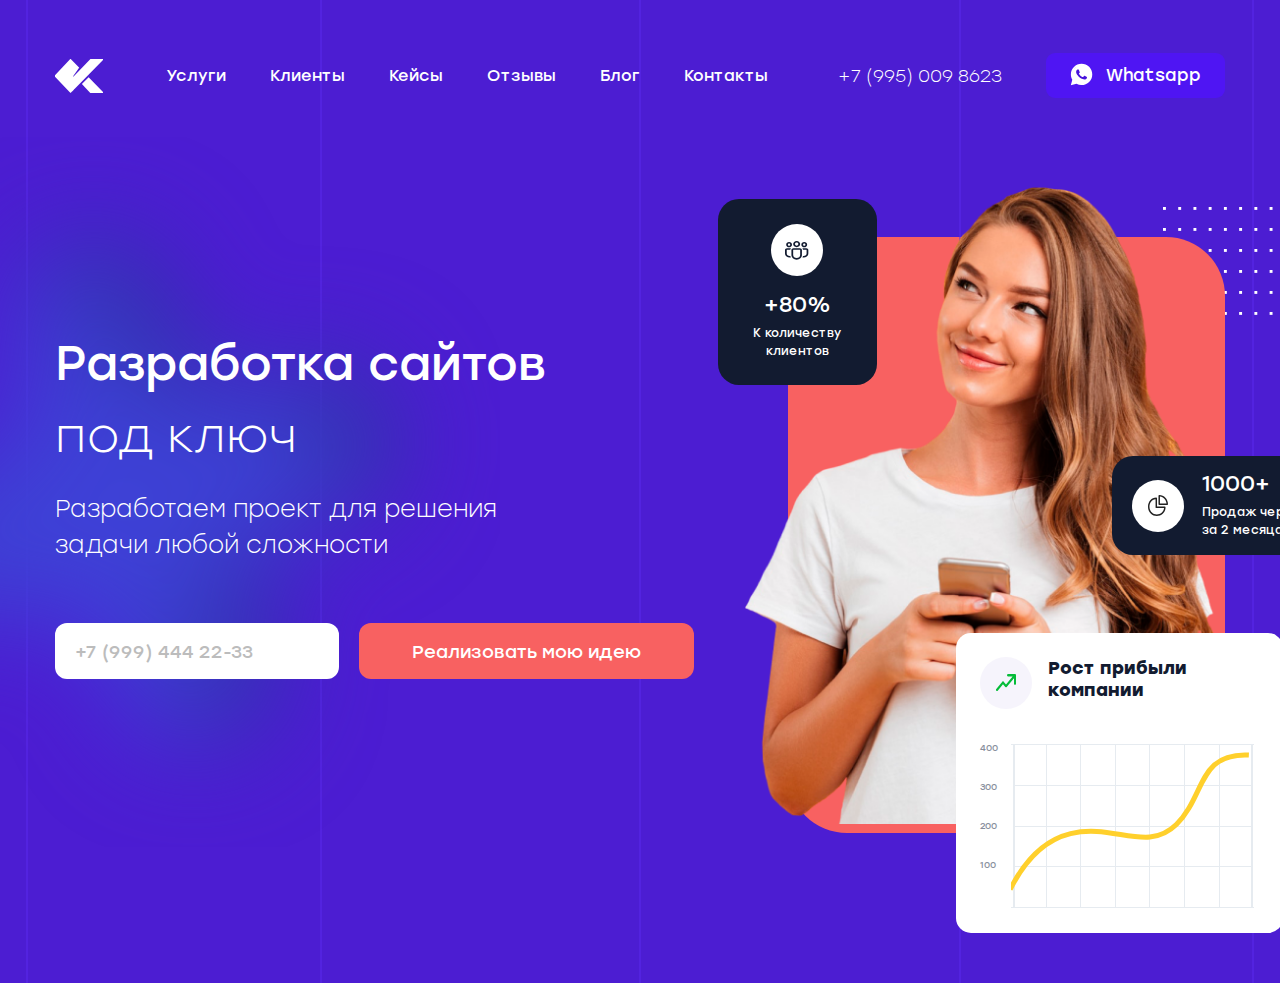
<file: index.html>
<!DOCTYPE html>
<html lang="ru">

<head>
	<title>KPROD - Разработка сайтов под ключ</title>
	<meta charset="UTF-8">
	<meta name="format-detection" content="telephone=no">
	<link rel="stylesheet" href="css/style.css">
	<meta name="viewport" content="width=device-width, initial-scale=1.0">
</head>
<body>
	<div class="wrapper">
<header class="header">
	<div class="container">
		<div class="header__body">		
			<a href="#" class="header__logo logo"></a>
			<div class="header__menu menu">				
				<nav class="menu__body">
					<ul class="menu__list">
						<li><a href="№" class="menu__link">Услуги</a></li>
						<li><a href="#" class="menu__link">Клиенты</a></li>
						<li><a href="#" class="menu__link">Кейсы</a></li>
						<li><a href="#" class="menu__link">Отзывы</a></li>
						<li><a href="#" class="menu__link">Блог</a></li>
						<li><a href="#" class="menu__link">Контакты</a></li>
					</ul>
				</nav>
				<div class="menu__icon icon-menu">
					<span></span>
					<span></span>
					<span></span>
				</div>
			</div>			
			<div class="header__contacts">
				<p><a href="tel:89950098623" class="header__phone">+7 (995) 009 8623</a></p>
				<p><a href="https://wa.me/89950098623" class="header__wa">Whatsapp</a></p>
			</div>			
		</div>
	</div>
</header>			<main class="main">
			<section class="first-screen">
				<div class="container">
					<div class="first-screen__body">
						<div class="first-screen__text">
							<h1 class="first-screen__title title">Разработка сайтов <br>
								<span>под ключ</span></h1>
							<p class="first-screen__subtitle">Разработаем проект для решения задачи любой сложности</p>
							<div class="first-screen__links">
								<a href="" class="first-screen__call">+7 (999) 444 22-33</a>
								<a href="" class="first-screen__link">Реализовать мою идею</a>
							</div>
						</div>
						<div class="first-screen__image">
							<p class="first-screen__bg1"></p>
							<p class="first-screen__bg2"></p>
							<img src="./img/firstscreen/photo.png" alt="photo">
							<div class="first-screen__block block__clients">
								<div class="clients__icon block__icon"></div>
								<p class="clients__number block__number">+80%</p>
								<p class="clients__text block__text">К количеству	<br>клиентов</p>
							</div>
							<div class="first-screen__block block__sale">
								<div class="sale__icon block__icon"></div>
								<div class="sale__text-wraper">
									<p class="sale__number block__number">1000+</p>
									<p class="sale__text block__text">Продаж через интернет за 2 месяца</p>
								</div>
							</div>
							<div class="first-screen__block block__diagramm">
								<div class="diagramm__body">
									<p class="diagramm__icon"></p>
									<h3 class="diagramm__title">Рост прибыли компании</h3>
									<p class="diagramm__chart"></p>
									<ul class="diagramm__labels">
										<li>400</li>
										<li>300</li>
										<li>200</li>
										<li>100</li>
									</ul>
								</div>
							</div>
						</div>
					</div>
				</div>
			</section>			
		</main>
	</div>
<script src="https://code.jquery.com/jquery-3.3.1.min.js"></script>
<script src="js/main.js"></script>
</body>
</html>
</file>
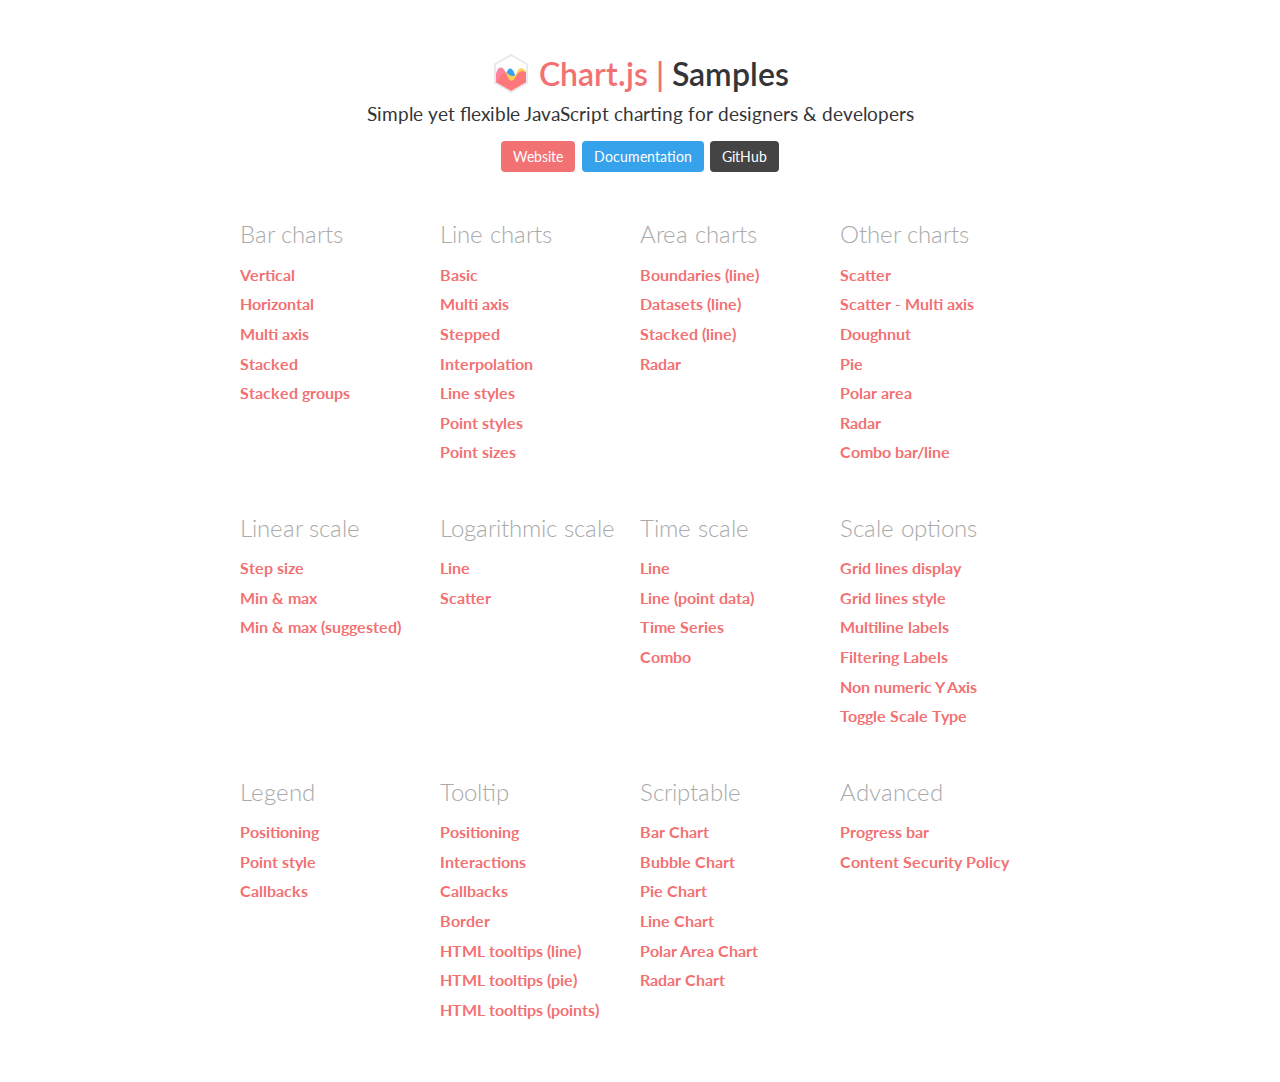
<file: #source/js/Chart.js-2.9.4/Chart.js-2.9.4/samples/index.html>
<!DOCTYPE html>
<html lang="en-US">
<head>
	<meta charset="utf-8">
	<meta http-equiv="X-UA-Compatible" content="IE=Edge">
	<meta name="viewport" content="width=device-width, initial-scale=1">
	<link rel="stylesheet" type="text/css" href="style.css">
	<link rel="icon" href="favicon.ico">
	<script src="samples.js"></script>
	<script src="utils.js"></script>
	<title>Chart.js samples</title>
</head>
<body>
	<div class="content">
		<div class="header">
			<div class="chartjs-title">Samples</div>
			<div class="chartjs-caption">Simple yet flexible JavaScript charting for designers &amp; developers</div>
			<div class="chartjs-links">
				<a class="btn btn-chartjs" href="https://www.chartjs.org">Website</a>
				<a class="btn btn-docs" href="https://www.chartjs.org/docs">Documentation</a>
				<a class="btn btn-gh" href="https://github.com/chartjs/Chart.js">GitHub</a>
			</div>
		</div>

		<div id="categories" class="samples-categories"></div>
	</div>

	<script>
		function createCategory(item) {
			var el = document.createElement('div');
			el.className = 'samples-category';
			el.innerHTML =
				'<div class="title">' + item.title + '</div>' +
				'<div class="items"></div>';
			return el;
		}

		function createEntry(item) {
			var el = document.createElement('div');
			el.className = 'samples-entry';
			el.innerHTML = '<a class="title" href="' + item.path + '">' + item.title + '</a>';
			return el;
		}

		var categories = document.getElementById('categories');
		Samples.items.forEach(function(item) {
			var category = createCategory(item);
			var children = category.getElementsByClassName('items')[0];

			(item.items || []).forEach(function(item2) {
				children.appendChild(createEntry(item2));
			});

			categories.appendChild(category);
		});
	</script>
</body>
</html>
</file>
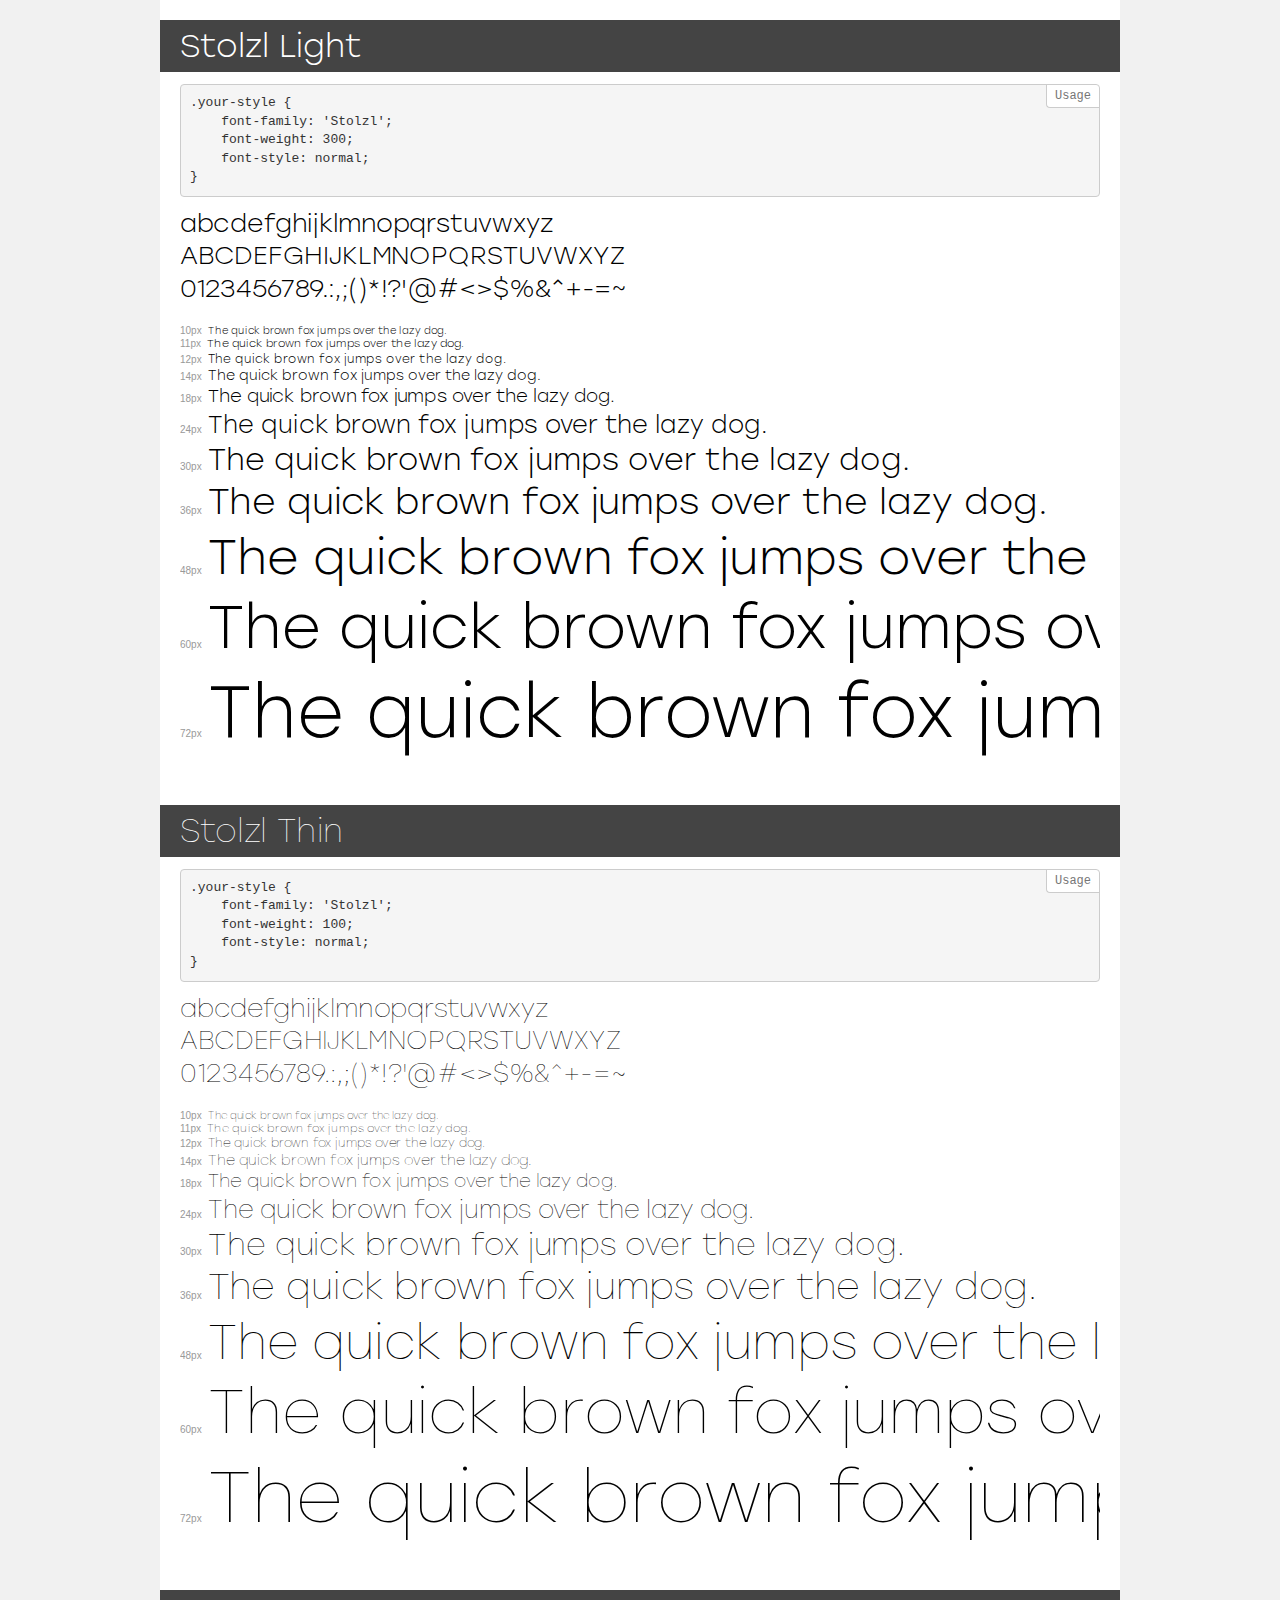
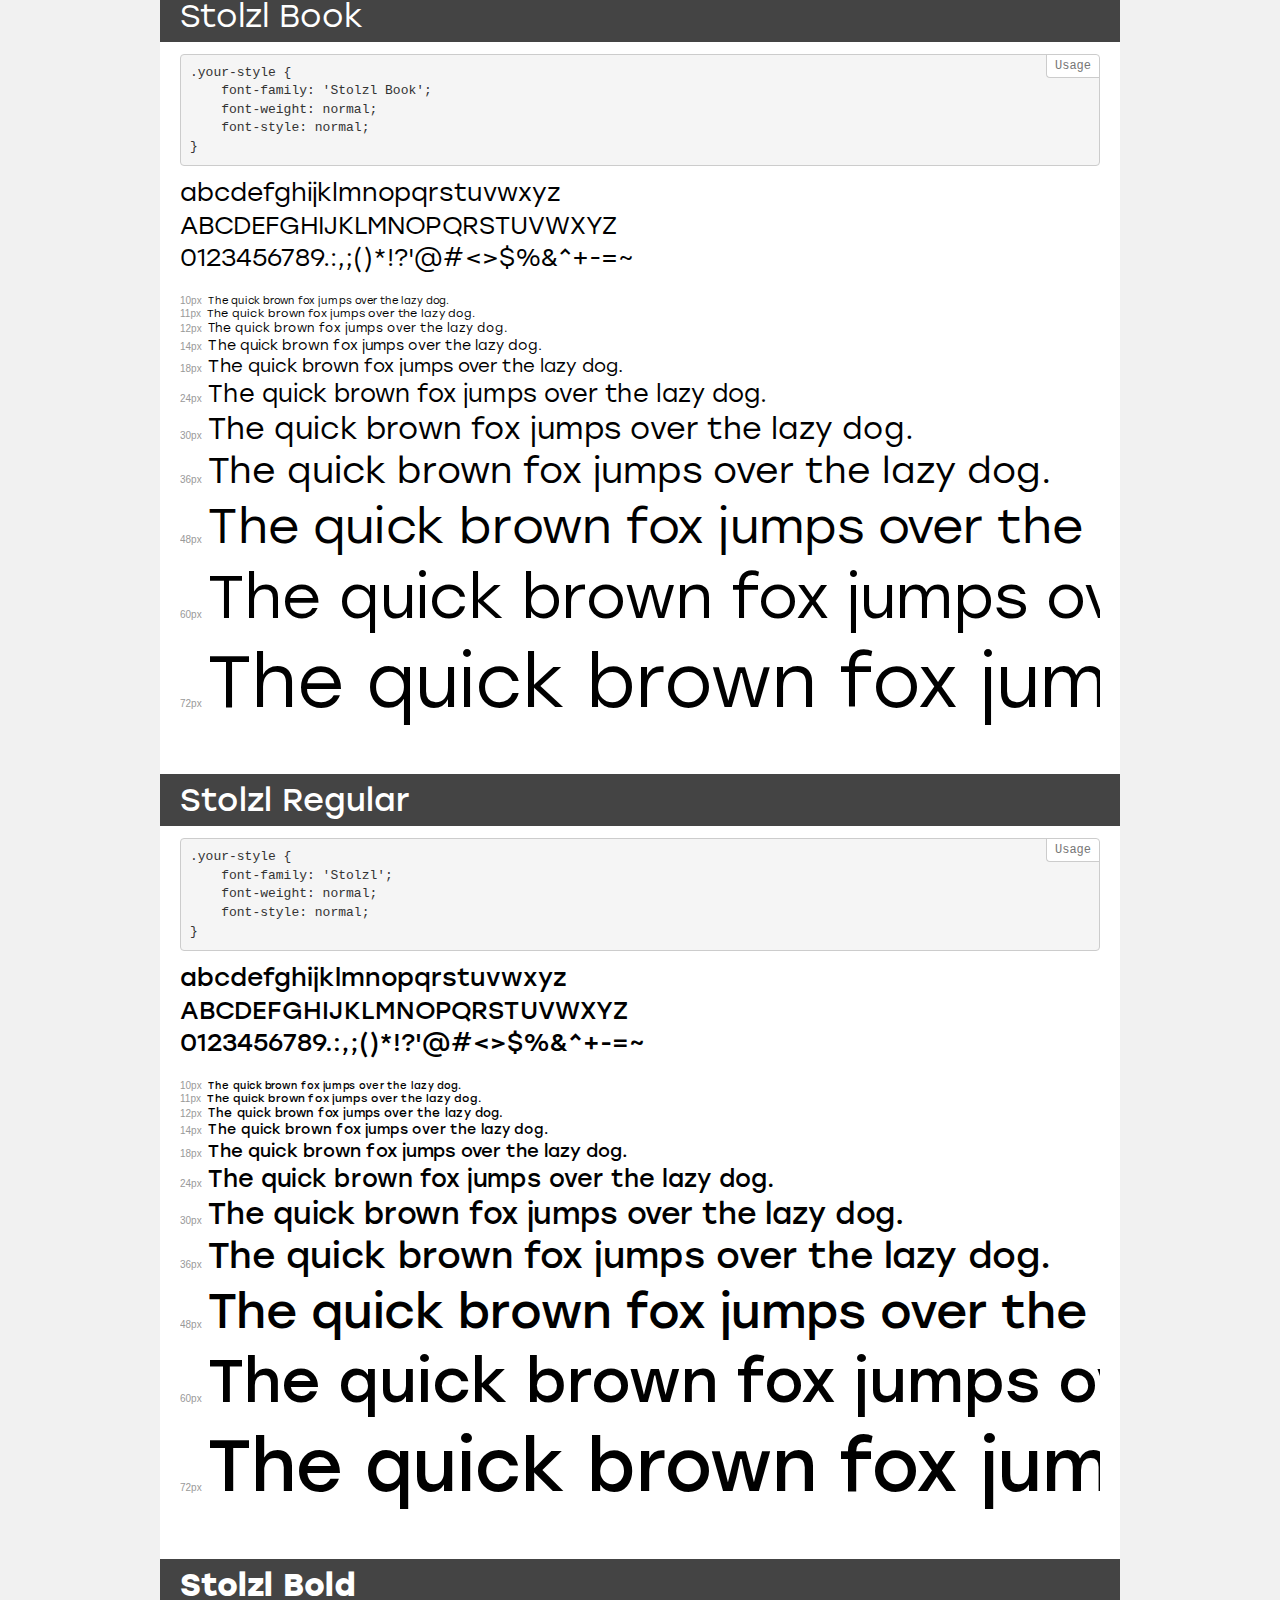
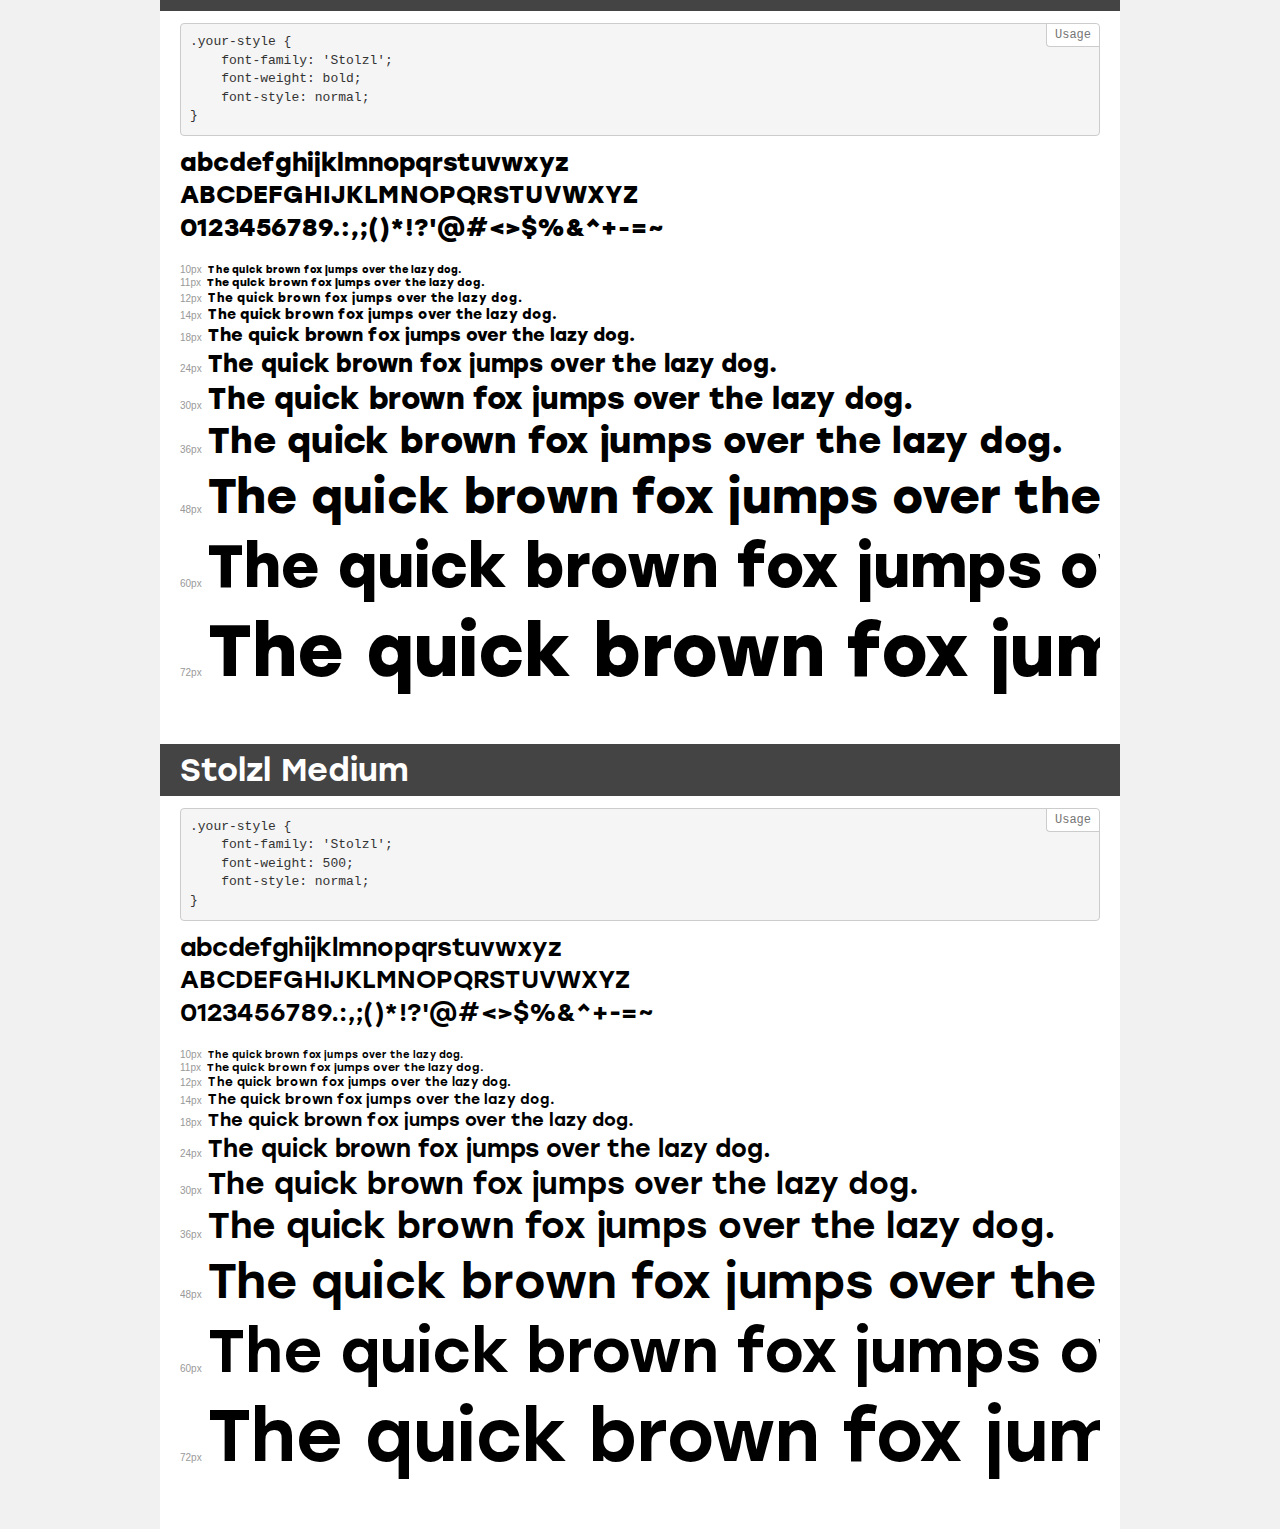
<file: fonts/demo.html>
<!DOCTYPE html>
<html>
<head>
    <meta charset="utf-8">
    <meta http-equiv="X-UA-Compatible" content="IE=edge">
    <meta name="viewport" content="width=device-width, initial-scale=1">
    <meta name="robots" content="noindex, noarchive">
    <meta name="format-detection" content="telephone=no">
    <title>Transfonter demo</title>
    <link href="stylesheet.css" rel="stylesheet">
    <style>
        /*
        http://meyerweb.com/eric/tools/css/reset/
        v2.0 | 20110126
        License: none (public domain)
        */
        html, body, div, span, applet, object, iframe,
        h1, h2, h3, h4, h5, h6, p, blockquote, pre,
        a, abbr, acronym, address, big, cite, code,
        del, dfn, em, img, ins, kbd, q, s, samp,
        small, strike, strong, sub, sup, tt, var,
        b, u, i, center,
        dl, dt, dd, ol, ul, li,
        fieldset, form, label, legend,
        table, caption, tbody, tfoot, thead, tr, th, td,
        article, aside, canvas, details, embed,
        figure, figcaption, footer, header, hgroup,
        menu, nav, output, ruby, section, summary,
        time, mark, audio, video {
            margin: 0;
            padding: 0;
            border: 0;
            font-size: 100%;
            font: inherit;
            vertical-align: baseline;
        }
        /* HTML5 display-role reset for older browsers */
        article, aside, details, figcaption, figure,
        footer, header, hgroup, menu, nav, section {
            display: block;
        }
        body {
            line-height: 1;
        }
        ol, ul {
            list-style: none;
        }
        blockquote, q {
            quotes: none;
        }
        blockquote:before, blockquote:after,
        q:before, q:after {
            content: '';
            content: none;
        }
        table {
            border-collapse: collapse;
            border-spacing: 0;
        }
        /* common styles */
        body {
            background: #f1f1f1;
            color: #000;
        }
        .page {
            background: #fff;
            width: 920px;
            margin: 0 auto;
            padding: 20px 20px 0 20px;
            overflow: hidden;
        }
        .font-container {
            overflow-x: auto;
            overflow-y: hidden;
            margin-bottom: 40px;
            line-height: 1.3;
            white-space: nowrap;
            padding-bottom: 5px;
        }
        h1 {
            position: relative;
            background: #444;
            font-size: 32px;
            color: #fff;
            padding: 10px 20px;
            margin: 0 -20px 12px -20px;
        }
        .letters {
            font-size: 25px;
            margin-bottom: 20px;
        }
        .s10:before {
            content: '10px';
        }
        .s11:before {
            content: '11px';
        }
        .s12:before {
            content: '12px';
        }
        .s14:before {
            content: '14px';
        }
        .s18:before {
            content: '18px';
        }
        .s24:before {
            content: '24px';
        }
        .s30:before {
            content: '30px';
        }
        .s36:before {
            content: '36px';
        }
        .s48:before {
            content: '48px';
        }
        .s60:before {
            content: '60px';
        }
        .s72:before {
            content: '72px';
        }
        .s10:before, .s11:before, .s12:before, .s14:before,
        .s18:before, .s24:before, .s30:before, .s36:before,
        .s48:before, .s60:before, .s72:before {
            font-family: Arial, sans-serif;
            font-size: 10px;
            font-weight: normal;
            font-style: normal;
            color: #999;
            padding-right: 6px;
        }
        pre {
            display: block;
            position: relative;
            padding: 9px;
            margin: 0 0 10px;
            font-family: Monaco, Menlo, Consolas, "Courier New", monospace !important;
            font-size: 13px;
            line-height: 1.428571429;
            color: #333;
            font-weight: normal !important;
            font-style: normal !important;
            background-color: #f5f5f5;
            border: 1px solid #ccc;
            overflow-x: auto;
            border-radius: 4px;
        }
        pre:after {
            display: block;
            position: absolute;
            right: 0;
            top: 0;
            content: 'Usage';
            line-height: 1;
            padding: 5px 8px;
            font-size: 12px;
            color: #767676;
            background-color: #fff;
            border: 1px solid #ccc;
            border-right: none;
            border-top: none;
            border-radius: 0 4px 0 4px;
            z-index: 10;
        }
        /* responsive */
        @media (max-width: 959px) {
            .page {
                width: auto;
                margin: 0;
            }
        }
    </style>
</head>
<body>
<div class="page">
    <div class="demo" style="font-family: 'Stolzl'; font-weight: 300; font-style: normal;">
        <h1>Stolzl Light</h1>
        <pre>.your-style {
    font-family: 'Stolzl';
    font-weight: 300;
    font-style: normal;
}</pre>
        <div class="font-container">
            <p class="letters">
                abcdefghijklmnopqrstuvwxyz<br>
ABCDEFGHIJKLMNOPQRSTUVWXYZ<br>
                0123456789.:,;()*!?'@#<>$%&^+-=~
            </p>
            <p class="s10" style="font-size: 10px;">The quick brown fox jumps over the lazy dog.</p>
            <p class="s11" style="font-size: 11px;">The quick brown fox jumps over the lazy dog.</p>
            <p class="s12" style="font-size: 12px;">The quick brown fox jumps over the lazy dog.</p>
            <p class="s14" style="font-size: 14px;">The quick brown fox jumps over the lazy dog.</p>
            <p class="s18" style="font-size: 18px;">The quick brown fox jumps over the lazy dog.</p>
            <p class="s24" style="font-size: 24px;">The quick brown fox jumps over the lazy dog.</p>
            <p class="s30" style="font-size: 30px;">The quick brown fox jumps over the lazy dog.</p>
            <p class="s36" style="font-size: 36px;">The quick brown fox jumps over the lazy dog.</p>
            <p class="s48" style="font-size: 48px;">The quick brown fox jumps over the lazy dog.</p>
            <p class="s60" style="font-size: 60px;">The quick brown fox jumps over the lazy dog.</p>
            <p class="s72" style="font-size: 72px;">The quick brown fox jumps over the lazy dog.</p>
        </div>
    </div>
    <div class="demo" style="font-family: 'Stolzl'; font-weight: 100; font-style: normal;">
        <h1>Stolzl Thin</h1>
        <pre>.your-style {
    font-family: 'Stolzl';
    font-weight: 100;
    font-style: normal;
}</pre>
        <div class="font-container">
            <p class="letters">
                abcdefghijklmnopqrstuvwxyz<br>
ABCDEFGHIJKLMNOPQRSTUVWXYZ<br>
                0123456789.:,;()*!?'@#<>$%&^+-=~
            </p>
            <p class="s10" style="font-size: 10px;">The quick brown fox jumps over the lazy dog.</p>
            <p class="s11" style="font-size: 11px;">The quick brown fox jumps over the lazy dog.</p>
            <p class="s12" style="font-size: 12px;">The quick brown fox jumps over the lazy dog.</p>
            <p class="s14" style="font-size: 14px;">The quick brown fox jumps over the lazy dog.</p>
            <p class="s18" style="font-size: 18px;">The quick brown fox jumps over the lazy dog.</p>
            <p class="s24" style="font-size: 24px;">The quick brown fox jumps over the lazy dog.</p>
            <p class="s30" style="font-size: 30px;">The quick brown fox jumps over the lazy dog.</p>
            <p class="s36" style="font-size: 36px;">The quick brown fox jumps over the lazy dog.</p>
            <p class="s48" style="font-size: 48px;">The quick brown fox jumps over the lazy dog.</p>
            <p class="s60" style="font-size: 60px;">The quick brown fox jumps over the lazy dog.</p>
            <p class="s72" style="font-size: 72px;">The quick brown fox jumps over the lazy dog.</p>
        </div>
    </div>
    <div class="demo" style="font-family: 'Stolzl Book'; font-weight: normal; font-style: normal;">
        <h1>Stolzl Book</h1>
        <pre>.your-style {
    font-family: 'Stolzl Book';
    font-weight: normal;
    font-style: normal;
}</pre>
        <div class="font-container">
            <p class="letters">
                abcdefghijklmnopqrstuvwxyz<br>
ABCDEFGHIJKLMNOPQRSTUVWXYZ<br>
                0123456789.:,;()*!?'@#<>$%&^+-=~
            </p>
            <p class="s10" style="font-size: 10px;">The quick brown fox jumps over the lazy dog.</p>
            <p class="s11" style="font-size: 11px;">The quick brown fox jumps over the lazy dog.</p>
            <p class="s12" style="font-size: 12px;">The quick brown fox jumps over the lazy dog.</p>
            <p class="s14" style="font-size: 14px;">The quick brown fox jumps over the lazy dog.</p>
            <p class="s18" style="font-size: 18px;">The quick brown fox jumps over the lazy dog.</p>
            <p class="s24" style="font-size: 24px;">The quick brown fox jumps over the lazy dog.</p>
            <p class="s30" style="font-size: 30px;">The quick brown fox jumps over the lazy dog.</p>
            <p class="s36" style="font-size: 36px;">The quick brown fox jumps over the lazy dog.</p>
            <p class="s48" style="font-size: 48px;">The quick brown fox jumps over the lazy dog.</p>
            <p class="s60" style="font-size: 60px;">The quick brown fox jumps over the lazy dog.</p>
            <p class="s72" style="font-size: 72px;">The quick brown fox jumps over the lazy dog.</p>
        </div>
    </div>
    <div class="demo" style="font-family: 'Stolzl'; font-weight: normal; font-style: normal;">
        <h1>Stolzl Regular</h1>
        <pre>.your-style {
    font-family: 'Stolzl';
    font-weight: normal;
    font-style: normal;
}</pre>
        <div class="font-container">
            <p class="letters">
                abcdefghijklmnopqrstuvwxyz<br>
ABCDEFGHIJKLMNOPQRSTUVWXYZ<br>
                0123456789.:,;()*!?'@#<>$%&^+-=~
            </p>
            <p class="s10" style="font-size: 10px;">The quick brown fox jumps over the lazy dog.</p>
            <p class="s11" style="font-size: 11px;">The quick brown fox jumps over the lazy dog.</p>
            <p class="s12" style="font-size: 12px;">The quick brown fox jumps over the lazy dog.</p>
            <p class="s14" style="font-size: 14px;">The quick brown fox jumps over the lazy dog.</p>
            <p class="s18" style="font-size: 18px;">The quick brown fox jumps over the lazy dog.</p>
            <p class="s24" style="font-size: 24px;">The quick brown fox jumps over the lazy dog.</p>
            <p class="s30" style="font-size: 30px;">The quick brown fox jumps over the lazy dog.</p>
            <p class="s36" style="font-size: 36px;">The quick brown fox jumps over the lazy dog.</p>
            <p class="s48" style="font-size: 48px;">The quick brown fox jumps over the lazy dog.</p>
            <p class="s60" style="font-size: 60px;">The quick brown fox jumps over the lazy dog.</p>
            <p class="s72" style="font-size: 72px;">The quick brown fox jumps over the lazy dog.</p>
        </div>
    </div>
    <div class="demo" style="font-family: 'Stolzl'; font-weight: bold; font-style: normal;">
        <h1>Stolzl Bold</h1>
        <pre>.your-style {
    font-family: 'Stolzl';
    font-weight: bold;
    font-style: normal;
}</pre>
        <div class="font-container">
            <p class="letters">
                abcdefghijklmnopqrstuvwxyz<br>
ABCDEFGHIJKLMNOPQRSTUVWXYZ<br>
                0123456789.:,;()*!?'@#<>$%&^+-=~
            </p>
            <p class="s10" style="font-size: 10px;">The quick brown fox jumps over the lazy dog.</p>
            <p class="s11" style="font-size: 11px;">The quick brown fox jumps over the lazy dog.</p>
            <p class="s12" style="font-size: 12px;">The quick brown fox jumps over the lazy dog.</p>
            <p class="s14" style="font-size: 14px;">The quick brown fox jumps over the lazy dog.</p>
            <p class="s18" style="font-size: 18px;">The quick brown fox jumps over the lazy dog.</p>
            <p class="s24" style="font-size: 24px;">The quick brown fox jumps over the lazy dog.</p>
            <p class="s30" style="font-size: 30px;">The quick brown fox jumps over the lazy dog.</p>
            <p class="s36" style="font-size: 36px;">The quick brown fox jumps over the lazy dog.</p>
            <p class="s48" style="font-size: 48px;">The quick brown fox jumps over the lazy dog.</p>
            <p class="s60" style="font-size: 60px;">The quick brown fox jumps over the lazy dog.</p>
            <p class="s72" style="font-size: 72px;">The quick brown fox jumps over the lazy dog.</p>
        </div>
    </div>
    <div class="demo" style="font-family: 'Stolzl'; font-weight: 500; font-style: normal;">
        <h1>Stolzl Medium</h1>
        <pre>.your-style {
    font-family: 'Stolzl';
    font-weight: 500;
    font-style: normal;
}</pre>
        <div class="font-container">
            <p class="letters">
                abcdefghijklmnopqrstuvwxyz<br>
ABCDEFGHIJKLMNOPQRSTUVWXYZ<br>
                0123456789.:,;()*!?'@#<>$%&^+-=~
            </p>
            <p class="s10" style="font-size: 10px;">The quick brown fox jumps over the lazy dog.</p>
            <p class="s11" style="font-size: 11px;">The quick brown fox jumps over the lazy dog.</p>
            <p class="s12" style="font-size: 12px;">The quick brown fox jumps over the lazy dog.</p>
            <p class="s14" style="font-size: 14px;">The quick brown fox jumps over the lazy dog.</p>
            <p class="s18" style="font-size: 18px;">The quick brown fox jumps over the lazy dog.</p>
            <p class="s24" style="font-size: 24px;">The quick brown fox jumps over the lazy dog.</p>
            <p class="s30" style="font-size: 30px;">The quick brown fox jumps over the lazy dog.</p>
            <p class="s36" style="font-size: 36px;">The quick brown fox jumps over the lazy dog.</p>
            <p class="s48" style="font-size: 48px;">The quick brown fox jumps over the lazy dog.</p>
            <p class="s60" style="font-size: 60px;">The quick brown fox jumps over the lazy dog.</p>
            <p class="s72" style="font-size: 72px;">The quick brown fox jumps over the lazy dog.</p>
        </div>
    </div>
</div>
</body>
</html>
</file>
<file: css/style.css>
@font-face {
  font-family: "Stolzl";
  src: url("../fonts/Stolzl-Regular.eot");
  src: local("Stolzl Regular"), local("Stolzl-Regular"), url("../fonts/Stolzl-Regular.eot?#iefix") format("embedded-opentype"), url("../fonts/Stolzl-Regular.woff2") format("woff2"), url("../fonts/Stolzl-Regular.woff") format("woff"), url("../fonts/Stolzl-Regular.ttf") format("truetype");
  font-weight: normal;
  font-style: normal;
}
@font-face {
  font-family: "Stolzl";
  src: url("../fonts/Stolzl-Bold.eot");
  src: local("Stolzl Bold"), local("Stolzl-Bold"), url("../fonts/Stolzl-Bold.eot?#iefix") format("embedded-opentype"), url("../fonts/Stolzl-Bold.woff2") format("woff2"), url("../fonts/Stolzl-Bold.woff") format("woff"), url("../fonts/Stolzl-Bold.ttf") format("truetype");
  font-weight: bold;
  font-style: normal;
}
@font-face {
  font-family: "Stolzl";
  src: url("../fonts/Stolzl-Light.eot");
  src: local("Stolzl Light"), local("Stolzl-Light"), url("../fonts/Stolzl-Light.eot?#iefix") format("embedded-opentype"), url("../fonts/Stolzl-Light.woff2") format("woff2"), url("../fonts/Stolzl-Light.woff") format("woff"), url("../fonts/Stolzl-Light.ttf") format("truetype");
  font-weight: 300;
  font-style: normal;
}
* {
  padding: 0px;
  margin: 0px;
  border: 0px;
}

*,
*:before,
*:after {
  -moz-box-sizing: border-box;
  -webkit-box-sizing: border-box;
  box-sizing: border-box;
}

:focus,
:active {
  outline: none;
}

a:focus,
a:active {
  outline: none;
}

aside,
nav,
footer,
header,
section {
  display: block;
}

html,
body {
  height: 100%;
  min-width: 320px;
}

body {
  line-height: 1;
  font-family: "Stolzl";
  -ms-text-size-adjust: 100%;
  -moz-text-size-adjust: 100%;
  -webkit-text-size-adjust: 100%;
}

input,
button,
textarea {
  font-family: "Stolzl";
}

input::-ms-clear {
  display: none;
}

button {
  cursor: pointer;
}

button::-moz-focus-inner {
  padding: 0;
  border: 0;
}

a,
a:visited {
  text-decoration: none;
}

a:hover {
  text-decoration: none;
}

ul li {
  list-style: none;
}

img {
  vertical-align: top;
}

h1,
h2,
h3,
h4,
h5,
h6 {
  font-weight: inherit;
  font-size: inherit;
}

body {
  background-color: #4C1DD2;
  color: #ffffff;
  font-size: 14px;
}
body.lock {
  overflow: hidden;
}

.wrapper {
  position: relative;
  width: 100%;
  min-height: 100%;
  overflow: hidden;
  display: flex;
  flex-direction: column;
  background: url("../img/firstscreen/bubble.svg") left no-repeat, url("../img/bg-line.svg") 2% 0 no-repeat, url("../img/bg-line.svg") 25% 0 no-repeat, url("../img/bg-line.svg") 50% 0 no-repeat, url("../img/bg-line.svg") 75% 0 no-repeat, url("../img/bg-line.svg") 98% 0 no-repeat;
}
@media (max-width: 768px) {
  .wrapper {
    background: url("../img/bg-line.svg") 2% 0 no-repeat, url("../img/bg-line.svg") 50% 0 no-repeat, url("../img/bg-line.svg") 98% 0 no-repeat;
  }
}

.main {
  flex: 1 0 auto;
}

.container {
  max-width: 1200px;
  margin: 0 auto;
  width: 100%;
  padding: 0 15px;
}
@media (min-width: 1200px) {
  .container {
    max-width: 1200px;
  }
}
@media (max-width: 1199px) {
  .container {
    max-width: 991px;
  }
}
@media (max-width: 991px) {
  .container {
    max-width: 768px;
  }
}
@media (max-width: 768px) {
  .container {
    max-width: none;
  }
}

.header__body {
  position: relative;
  padding: 53px 0;
  display: flex;
  justify-content: space-between;
  align-items: center;
}
.header__logo {
  display: block;
  width: 48px;
  height: 34px;
  margin: 0 54px 0 0;
  background: url("../img/header/Logo.svg") top/cover no-repeat;
  z-index: 5;
}
.header__contacts {
  display: flex;
  justify-content: space-between;
  align-items: center;
}
.header__contacts a {
  color: #ffffff;
}
.header__phone {
  padding: 18px;
  font-size: 18px;
  line-height: 28px;
  font-weight: 300;
  margin: 0 26px 0 0;
}
.header__wa {
  display: block;
  border-radius: 9px;
  font-size: 17px;
  line-height: 17px;
  font-weight: 400;
  padding: 14px 24px 14px 60px;
  background: url("../img/header/wa.svg") 24px 10px/23px 23px no-repeat, #4F15F3;
}
@media (max-width: 1199px) {
  .header__body {
    flex-wrap: wrap;
  }
  .header__menu {
    order: 3;
    margin: 20px 0 0;
    width: 100%;
  }
}
@media (max-width: 768px) {
  .header__body {
    padding: 30px 0;
  }
  .header__menu {
    order: 1;
    margin: 0;
    width: auto;
  }
  .header__contacts {
    order: 3;
    width: 100%;
    margin: 20px 0 0;
    justify-content: flex-end;
  }
  .header__phone {
    font-size: 16px;
    padding: 0;
    margin: 0 17px 0 0;
  }
  .header__wa {
    font-size: 16px;
    padding: 10px 10px 10px 40px;
    background: url("../img/header/wa.svg") 10px 7px/20px 20px no-repeat, #4F15F3;
  }
}

.menu__list {
  display: flex;
  justify-content: space-between;
  align-items: center;
}
.menu__list li {
  margin: 0 44px 0 0;
}
.menu__link {
  color: #ffffff;
  font-size: 16px;
  font-style: normal;
  font-weight: 400;
  line-height: 19px;
  letter-spacing: 0em;
  text-align: center;
}
@media (max-width: 1199px) {
  .menu__list li:last-of-type {
    margin: 0;
  }
}
@media (max-width: 768px) {
  .menu__body {
    position: fixed;
    top: -100%;
    left: 0;
    width: 100%;
    height: 100%;
    padding: 60px 20px;
    background: #4C1DD2;
    z-index: 3;
    -webkit-transition: all 0.5s ease 0s;
    -moz-transition: all 0.5s ease 0s;
    -ms-transition: all 0.5s ease 0s;
    -o-transition: all 0.5s ease 0s;
    transition: all 0.5s ease 0s;
  }
  .menu__body.active {
    top: 0;
  }
  .menu__list {
    flex-direction: column;
    margin: 0 auto;
  }
  .menu__list li, .menu__list li:last-of-type {
    margin: 30px auto 0;
  }
}

.icon-menu {
  display: none;
  position: relative;
  width: 38px;
  height: 24px;
  cursor: pointer;
  z-index: 6;
}
.icon-menu span {
  -webkit-transition: all 0.3s ease 0s;
  -moz-transition: all 0.3s ease 0s;
  -ms-transition: all 0.3s ease 0s;
  -o-transition: all 0.3s ease 0s;
  transition: all 0.3s ease 0s;
  top: 10px;
  left: 0px;
  position: absolute;
  width: 100%;
  height: 4px;
  border-radius: 2px;
  background-color: #ffffff;
}
.icon-menu span:first-child {
  top: 0px;
}
.icon-menu span:last-child {
  top: auto;
  bottom: 0px;
}
.icon-menu.active span {
  -moz-transform: scale(0);
  -ms-transform: scale(0);
  -webkit-transform: scale(0);
  -o-transform: scale(0);
  transform: scale(0);
}
.icon-menu.active span:first-child {
  -moz-transform: rotate(-45deg);
  -ms-transform: rotate(-45deg);
  -webkit-transform: rotate(-45deg);
  -o-transform: rotate(-45deg);
  transform: rotate(-45deg);
  top: 10px;
}
.icon-menu.active span:last-child {
  -moz-transform: rotate(45deg);
  -ms-transform: rotate(45deg);
  -webkit-transform: rotate(45deg);
  -o-transform: rotate(45deg);
  transform: rotate(45deg);
  bottom: 10px;
}
@media (max-width: 768px) {
  .icon-menu {
    display: block;
  }
}

.title {
  font-size: 48px;
  line-height: 72px;
  font-weight: 400;
  text-align: left;
  font-size: 48px;
  color: #ffffff;
}

.first-screen__body {
  display: flex;
  color: #ffffff;
  text-align: left;
  justify-content: space-between;
  padding: 0 0 150px;
}
.first-screen__text {
  padding: 176px 0 154px;
  flex: 0 1 60%;
}
.first-screen__title {
  margin: 0 0 20px;
}
.first-screen__title span {
  font-weight: 300;
}
.first-screen__subtitle {
  font-size: 24px;
  line-height: 36px;
  font-weight: 300;
  margin: 0 0 60px;
  padding: 0 150px 0 0;
}
.first-screen__links {
  display: flex;
}
.first-screen__links a {
  display: block;
  height: 56px;
  border-radius: 12px;
  font-size: 18px;
  padding: 20px;
}
.first-screen__call {
  width: 284px;
  background-color: #ffffff;
  color: #BCBCBC;
  margin: 0 20px 0 0;
}
.first-screen__link {
  width: 335px;
  background-color: #F86161;
  color: #ffffff;
  text-align: center;
}
.first-screen__image {
  position: relative;
  padding: 35px 0 0;
}
.first-screen__image img {
  width: 100%;
}
.first-screen__bg1 {
  position: absolute;
  bottom: 0;
  right: 0;
  width: 91%;
  height: 87.4%;
  border-radius: 59px;
  background: #F86161;
  z-index: -1;
}
.first-screen__bg2 {
  position: absolute;
  top: 56px;
  right: -48px;
  width: 110px;
  height: 108px;
  background: url("../img/firstscreen/bg2.svg") top no-repeat;
  z-index: -2;
}
.first-screen__block {
  color: #ffffff;
  position: absolute;
  border-radius: 21px;
}
@media (max-width: 1199px) {
  .first-screen__body {
    padding: 0 0 150px;
  }
  .first-screen__text {
    padding: 120px 0 0;
  }
  .first-screen__title {
    font-size: 42px;
  }
  .first-screen__links {
    flex-direction: column;
  }
  .first-screen__link {
    margin: 20px 0 0;
    width: 284px;
  }
}
@media (max-width: 991px) {
  .first-screen__title {
    line-height: 64px;
    margin: 0 0 7px;
  }
  .first-screen__subtitle {
    font-size: 18px;
    line-height: 26px;
    margin: 0 0 30px;
    padding: 0;
  }
}
@media (max-width: 768px) {
  .first-screen__body {
    flex-direction: column;
  }
  .first-screen__text {
    padding: 30px 0 0;
    margin: 0 0 20px;
  }
  .first-screen__title {
    font-size: 38px;
    line-height: 48px;
  }
  .first-screen__links a {
    font-size: 16px;
    text-align: center;
  }
  .first-screen__image {
    margin: 0 auto;
  }
  .first-screen__bg2 {
    top: 30px;
  }
}

.block__clients {
  top: 48px;
  left: -27px;
  background-color: #121B30;
  width: 159px;
  height: 186px;
  padding: 25px 34px;
}
.block__icon {
  width: 52px;
  height: 52px;
  border-radius: 50%;
  background-color: #ffffff;
}
.block__number {
  font-size: 22px;
  font-weight: 400;
  text-align: center;
  margin: 0 0 8px;
}
.block__text {
  font-size: 12px;
  font-weight: 400;
  line-height: 18px;
  text-align: center;
}
.block__sale {
  position: absolute;
  left: 367px;
  top: 305px;
  width: 288px;
  height: 99px;
  display: flex;
  align-items: center;
  padding: 16px 20px;
  background-color: #121B30;
}
.block__diagramm {
  position: absolute;
  bottom: -100px;
  left: 44%;
  width: 68%;
  height: 44%;
  background: #ffffff;
  border-radius: 15px;
  z-index: 3;
}
@media (max-width: 1199px) {
  .block__clients {
    top: 48px;
    left: -27px;
    width: auto;
    height: auto;
    padding: 25px 25px;
  }
  .block__sale {
    left: 240px;
    padding: 16px 20px;
  }
}
@media (max-width: 991px) {
  .block__icon {
    width: 46px;
    height: 46px;
  }
  .block__clients {
    top: 8px;
    left: -10px;
    padding: 20px;
  }
  .block__sale {
    width: 245px;
  }
  .block__diagramm {
    bottom: -100px;
  }
  .block__number {
    font-size: 18px;
    margin: 0 0 5px;
  }
}
@media (max-width: 768px) {
  .block__icon {
    width: 38px;
    height: 38px;
  }
  .block__sale {
    left: 54%;
    top: 50%;
    width: 230px;
    padding: 10px 12px;
  }
  .block__clients {
    padding: 10px;
  }
  .block__diagramm {
    left: 6%;
    bottom: -75px;
  }
}

.clients__icon {
  background: url("../img/firstscreen/clients.svg") center no-repeat, #ffffff;
  margin: 0 auto 18px;
}
@media (max-width: 991px) {
  .clients__icon {
    margin: 0 auto 12px;
  }
}

.sale__icon {
  background: url("../img/firstscreen/diagram.svg") center no-repeat, #ffffff;
  flex: 0 0 auto;
}
.sale__text-wraper {
  margin: 0 0 0 18px;
}
.sale__text {
  text-align: left;
}
.sale__number {
  text-align: left;
}
@media (max-width: 991px) {
  .sale__text-wraper {
    margin: 0 0 0 12px;
  }
}

.diagramm__body {
  position: relative;
  width: 100%;
  height: 100%;
}
.diagramm__icon {
  position: absolute;
  top: 24px;
  left: 24px;
  width: 52px;
  height: 52px;
  border-radius: 50%;
  background: url("../img/firstscreen/grafic-icon.svg") center no-repeat, #F6F4FC;
}
.diagramm__title {
  font-size: 18px;
  line-height: 22px;
  font-weight: 700;
  color: #121B30;
  padding: 24px 20px 0 92px;
}
.diagramm__chart {
  position: absolute;
  left: 55px;
  bottom: 25px;
  width: 74.4%;
  height: 54.5%;
  z-index: 4;
  background: url("../img/firstscreen/lines/chart.svg") -4px 8px/contain no-repeat, url("../img/firstscreen/lines/Rectangle.svg") center/contain, url("../img/firstscreen/lines/Line1.svg") 0% 25%/contain no-repeat, url("../img/firstscreen/lines/Line1.svg") 0% 50%/contain no-repeat, url("../img/firstscreen/lines/Line1.svg") 0% 75%/contain no-repeat, url("../img/firstscreen/lines/Line2.svg") 14.3% 0%/contain no-repeat, url("../img/firstscreen/lines/Line2.svg") 28.6% 0%/contain no-repeat, url("../img/firstscreen/lines/Line2.svg") 42.9% 0%/contain no-repeat, url("../img/firstscreen/lines/Line2.svg") 57.2% 0%/contain no-repeat, url("../img/firstscreen/lines/Line2.svg") 71.5% 0%/contain no-repeat, url("../img/firstscreen/lines/Line2.svg") 85.8% 0%/contain no-repeat;
  overflow: visible;
}
.diagramm__labels {
  position: absolute;
  bottom: 34px;
  left: 24px;
  font-size: 9px;
}
.diagramm__labels li {
  margin: 0 0 30px;
  color: #878E9C;
}
@media (max-width: 1199px) {
  .diagramm__labels {
    bottom: 28px;
  }
  .diagramm__labels li {
    margin: 0 0 28px;
  }
}
@media (max-width: 991px) {
  .diagramm__labels {
    bottom: 33px;
  }
  .diagramm__labels li {
    margin: 0 0 24px;
  }
}
@media (max-width: 768px) {
  .diagramm__icon {
    width: 38px;
    height: 38px;
  }
  .diagramm__labels {
    bottom: 33px;
  }
  .diagramm__labels li {
    margin: 0 0 32px;
  }
}
@media (max-width: 470px) {
  .diagramm__labels {
    bottom: 20px;
  }
  .diagramm__labels li {
    margin: 0 0 27px;
  }
}
</file>
<file: #source/js/Chart.js-2.9.4/Chart.js-2.9.4/samples/style.css>
@import url('https://fonts.googleapis.com/css?family=Lato:100,300,400,700,900');

body, html {
	color: #333538;
	font-family: 'Lato', sans-serif;
	line-height: 1.6;
	padding: 0;
	margin: 0;
}

a {
	color: #f27173;
	text-decoration: none;
}

a:hover {
	color: #e25f5f;
	text-decoration: underline;
}

.content {
	max-width: 800px;
	margin: auto;
	padding: 16px 32px;
}

.header {
	text-align: center;
	padding: 32px 0;
}

.wrapper {
	min-height: 400px;
	padding: 16px 0;
	position: relative;
}

.wrapper.col-2 {
	display: inline-block;
	min-height: 256px;
	width: 49%;
}

@media (max-width: 400px) {
	.wrapper.col-2 {
		width: 100%
	}
}

.wrapper canvas {
	-moz-user-select: none;
	-webkit-user-select: none;
	-ms-user-select: none;
}

.toolbar {
	display: flex;
}

.toolbar > * {
	margin: 0 8px 0 0;
}

.btn {
	background-color: #aaa;
	border-radius: 4px;
	color: white;
	padding: 0.25rem 0.75rem;
}

.btn .fa {
	font-size: 1rem;
}

.btn:hover {
	background-color: #888;
	color: white;
	text-decoration: none;
}

.btn-chartjs { background-color: #f27173; }
.btn-chartjs:hover { background-color: #e25f5f; }
.btn-docs:hover { background-color: #2793db; }
.btn-docs { background-color: #36A2EB; }
.btn-docs:hover { background-color: #2793db; }
.btn-gh { background-color: #444; }
.btn-gh:hover { background-color: #333; }

.btn-on {
	border-style: inset;
}

.chartjs-title {
	font-size: 2rem;
	font-weight: 600;
	white-space: nowrap;
}

.chartjs-title::before {
	background-image: url(logo.svg);
	background-position: left center;
	background-repeat: no-repeat;
	background-size: 40px;
	content: 'Chart.js | ';
	color: #f27173;
	font-weight: 600;
	padding-left: 48px;
}

.chartjs-caption {
	font-size: 1.2rem;
}

.chartjs-links {
	display: flex;
	justify-content: center;
	padding: 8px 0;
}

.chartjs-links a {
	align-items: center;
	display: flex;
	font-size: 0.9rem;
	margin: 0.2rem;
}

.chartjs-links .fa:before {
	margin-right: 0.5em;
}

.samples-category {
	display: inline-block;
	margin-bottom: 32px;
	vertical-align: top;
	width: 25%;
}

.samples-category > .title {
	color: #aaa;
	font-weight: 300;
	font-size: 1.5rem;
}

.samples-category:hover > .title {
	color: black;
}

.samples-category > .items {
	padding: 8px 0;
}

.samples-entry {
	padding: 0 0 4px 0;
}

.samples-entry > .title {
	font-weight: 700;
}

@media (max-width: 640px) {
	.samples-category { width: 33%; }
}

@media (max-width: 512px) {
	.samples-category { width: 50%; }
}

@media (max-width: 420px) {
	.chartjs-caption { font-size: 1.05rem; }
	.chartjs-title::before { content: ''; }
	.chartjs-links a { flex-direction: column; }
	.chartjs-links .fa { margin: 0 }
	.samples-category { width: 100%; }
}

.analyser table {
	color: #333;
	font-size: 0.9rem;
	margin: 8px 0;
	width: 100%
}

.analyser th {
	background-color: #f0f0f0;
	padding: 2px;
}

.analyser td {
	padding: 2px;
	text-align: center;
}
</file>
<file: fonts/stylesheet.css>
@font-face {
    font-family: 'Stolzl';
    src: url('Stolzl-Light.eot');
    src: local('Stolzl Light'), local('Stolzl-Light'),
        url('Stolzl-Light.eot?#iefix') format('embedded-opentype'),
        url('Stolzl-Light.woff2') format('woff2'),
        url('Stolzl-Light.woff') format('woff'),
        url('Stolzl-Light.ttf') format('truetype');
    font-weight: 300;
    font-style: normal;
}

@font-face {
    font-family: 'Stolzl';
    src: url('Stolzl-Thin.eot');
    src: local('Stolzl Thin'), local('Stolzl-Thin'),
        url('Stolzl-Thin.eot?#iefix') format('embedded-opentype'),
        url('Stolzl-Thin.woff2') format('woff2'),
        url('Stolzl-Thin.woff') format('woff'),
        url('Stolzl-Thin.ttf') format('truetype');
    font-weight: 100;
    font-style: normal;
}

@font-face {
    font-family: 'Stolzl Book';
    src: url('Stolzl-Book.eot');
    src: local('Stolzl Book'), local('Stolzl-Book'),
        url('Stolzl-Book.eot?#iefix') format('embedded-opentype'),
        url('Stolzl-Book.woff2') format('woff2'),
        url('Stolzl-Book.woff') format('woff'),
        url('Stolzl-Book.ttf') format('truetype');
    font-weight: normal;
    font-style: normal;
}

@font-face {
    font-family: 'Stolzl';
    src: url('Stolzl-Regular.eot');
    src: local('Stolzl Regular'), local('Stolzl-Regular'),
        url('Stolzl-Regular.eot?#iefix') format('embedded-opentype'),
        url('Stolzl-Regular.woff2') format('woff2'),
        url('Stolzl-Regular.woff') format('woff'),
        url('Stolzl-Regular.ttf') format('truetype');
    font-weight: normal;
    font-style: normal;
}

@font-face {
    font-family: 'Stolzl';
    src: url('Stolzl-Bold.eot');
    src: local('Stolzl Bold'), local('Stolzl-Bold'),
        url('Stolzl-Bold.eot?#iefix') format('embedded-opentype'),
        url('Stolzl-Bold.woff2') format('woff2'),
        url('Stolzl-Bold.woff') format('woff'),
        url('Stolzl-Bold.ttf') format('truetype');
    font-weight: bold;
    font-style: normal;
}

@font-face {
    font-family: 'Stolzl';
    src: url('Stolzl-Medium.eot');
    src: local('Stolzl Medium'), local('Stolzl-Medium'),
        url('Stolzl-Medium.eot?#iefix') format('embedded-opentype'),
        url('Stolzl-Medium.woff2') format('woff2'),
        url('Stolzl-Medium.woff') format('woff'),
        url('Stolzl-Medium.ttf') format('truetype');
    font-weight: 500;
    font-style: normal;
}
</file>
